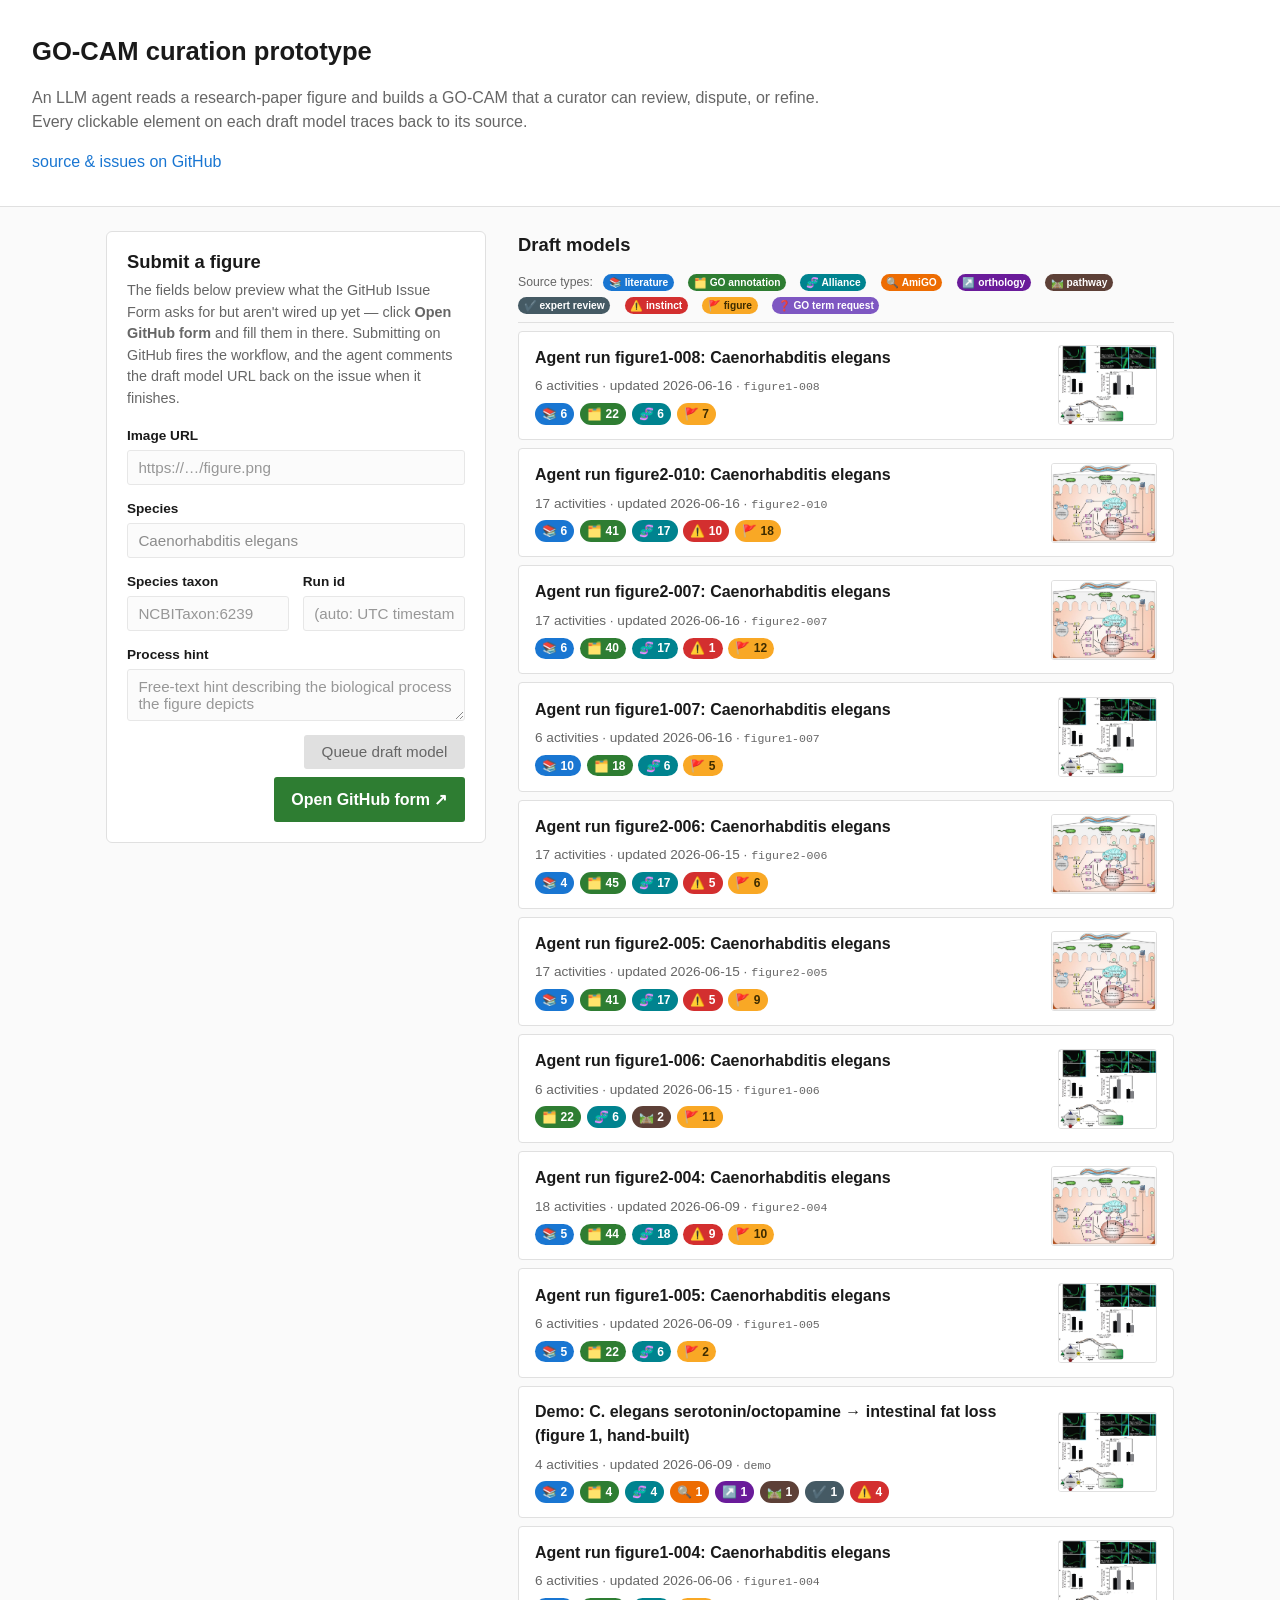
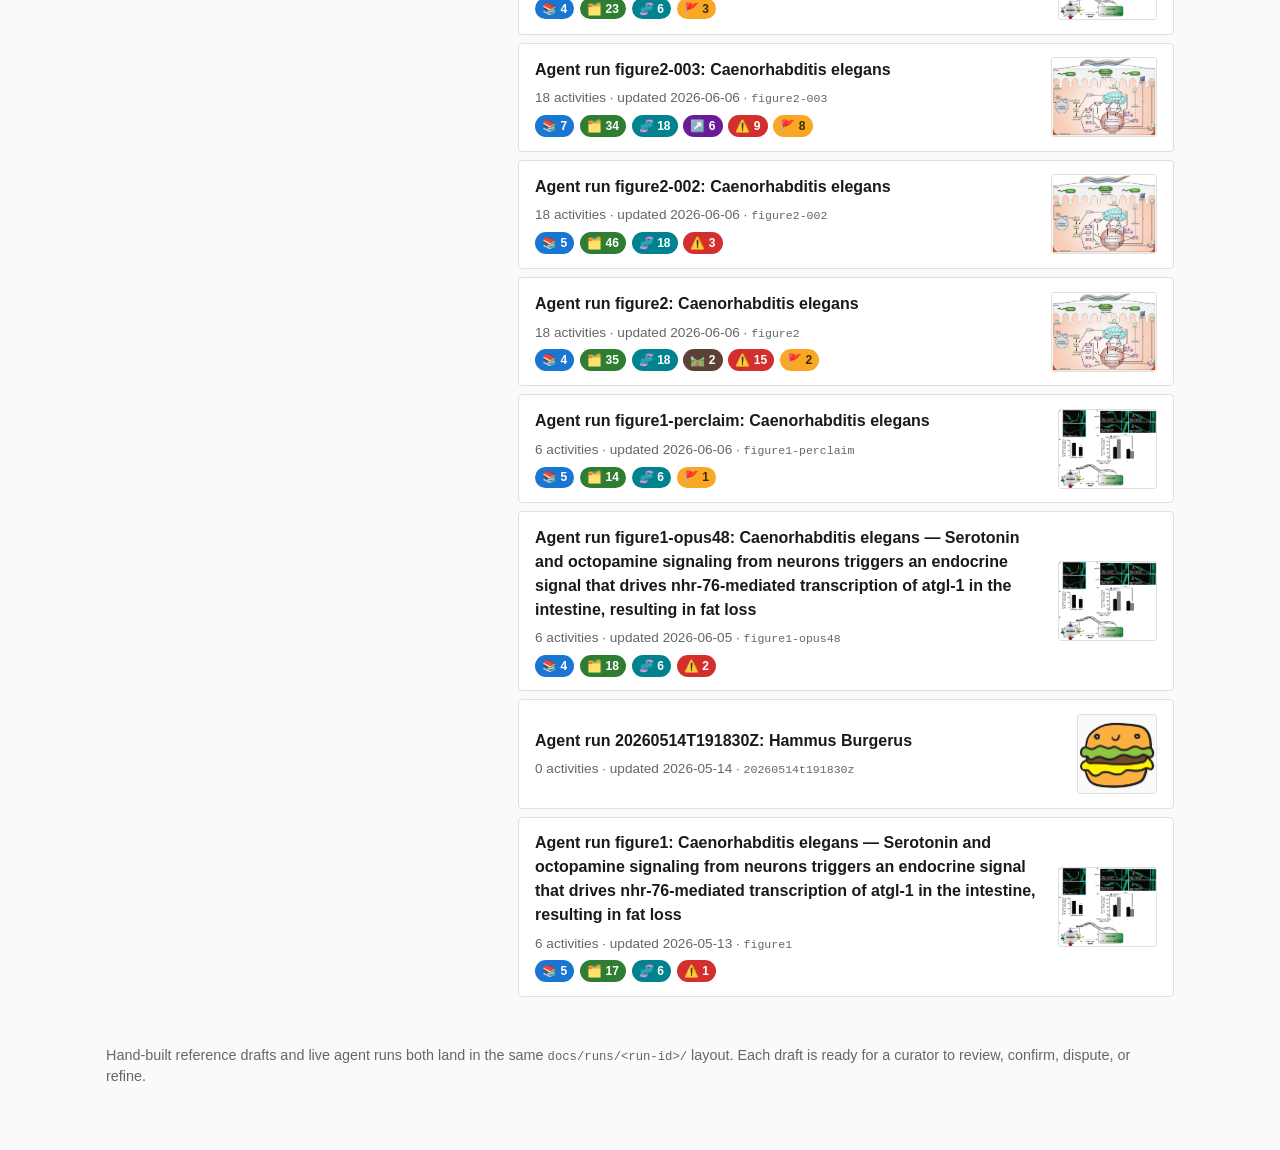
<file: docs/index.html>
<!DOCTYPE html>
<html lang="en">
<head>
  <meta charset="utf-8">
  <meta name="viewport" content="width=device-width, initial-scale=1">
  <title>GO-CAM curation prototype — draft models</title>
  <link rel="stylesheet" href="assets/styles.css?v=4bf87ce2">
</head>
<body class="landing-body">
  <header class="site-header">
    <h1>GO-CAM curation prototype</h1>
    <p class="tagline">An LLM agent reads a research-paper figure and builds a GO-CAM that a curator
       can review, dispute, or refine. Every clickable element on each draft model traces back to its
       source.</p>
    <p><a href="https://github.com/geneontology/go-prototype-0000001">source &amp; issues on GitHub</a></p>
  </header>

  <main class="landing-main">

    <div class="landing-top">

      <section class="submit-card">
        <h2>Submit a figure</h2>
        <p class="card-intro">The fields below preview what the GitHub Issue Form asks for but
           aren't wired up yet — click <strong>Open GitHub form</strong> and fill them in there.
           Submitting on GitHub fires the workflow, and the agent comments the draft model URL
           back on the issue when it finishes.</p>
        <form id="submit-form" class="submit-form" aria-disabled="true">
          <label>
            <span class="field-label">Image URL</span>
            <input type="url" name="image_url" placeholder="https://…/figure.png" disabled>
          </label>
          <label>
            <span class="field-label">Species</span>
            <input type="text" name="species" value="Caenorhabditis elegans" disabled>
          </label>
          <div class="form-row">
            <label class="grow">
              <span class="field-label">Species taxon</span>
              <input type="text" name="species_taxon" placeholder="NCBITaxon:6239" disabled>
            </label>
            <label class="grow">
              <span class="field-label">Run id</span>
              <input type="text" name="run_id" placeholder="(auto: UTC timestamp)" disabled>
            </label>
          </div>
          <label>
            <span class="field-label">Process hint</span>
            <textarea name="process_hint" rows="2"
                      placeholder="Free-text hint describing the biological process the figure depicts"
                      disabled></textarea>
          </label>
          <div class="form-actions">
            <button type="button" class="primary" disabled aria-disabled="true"
                    title="Not wired up — use Open GitHub form">Queue draft model</button>
            <a class="primary-link"
               href="https://github.com/geneontology/go-prototype-0000001/issues/new?template=run-agent.yml"
               target="_blank" rel="noopener noreferrer">Open GitHub form ↗</a>
          </div>
        </form>
      </section>

      <section class="runs-list">
        <header class="runs-list-header">
          <h2>Draft models</h2>
          <p class="legend" aria-label="Source-type key">
            <span class="legend-label">Source types:</span>
            <span class="badge literature">📚 literature</span>
            <span class="badge go_annotation">🗂️ GO annotation</span>
            <span class="badge alliance">🧬 Alliance</span>
            <span class="badge amigo">🔍 AmiGO</span>
            <span class="badge orthology">↗️ orthology</span>
            <span class="badge pathway_resource">🛤️ pathway</span>
            <span class="badge expert_review">✔️ expert review</span>
            <span class="badge instinct">⚠️ instinct</span>
            <span class="badge figure">🚩 figure</span>
            <span class="badge go_term_request">❓ GO term request</span>
          </p>
        </header>
        <ul>
        <li class="draft-model">
          <div class="draft-body">
          <a class="draft-title" href="runs/figure1-008/">Agent run figure1-008: Caenorhabditis elegans</a>
          <span class="run-meta">6 activities · updated 2026-06-16 · <code>figure1-008</code></span>
          <ul class="tag-cloud"><li class="tag literature" title="6 literature assertion(s)">📚 6</li><li class="tag go_annotation" title="22 GO annotation assertion(s)">🗂️ 22</li><li class="tag alliance" title="6 Alliance assertion(s)">🧬 6</li><li class="tag figure" title="7 figure assertion(s)">🚩 7</li></ul>
          </div>
          <a class="run-thumb-link" href="runs/figure1-008/" aria-label="Open draft model for figure1-008"><img class="run-thumb" loading="lazy" src="runs/figure1-008/figure.png" alt="Source figure for figure1-008"></a>
        </li>
        <li class="draft-model">
          <div class="draft-body">
          <a class="draft-title" href="runs/figure2-010/">Agent run figure2-010: Caenorhabditis elegans</a>
          <span class="run-meta">17 activities · updated 2026-06-16 · <code>figure2-010</code></span>
          <ul class="tag-cloud"><li class="tag literature" title="6 literature assertion(s)">📚 6</li><li class="tag go_annotation" title="41 GO annotation assertion(s)">🗂️ 41</li><li class="tag alliance" title="17 Alliance assertion(s)">🧬 17</li><li class="tag instinct" title="10 instinct assertion(s)">⚠️ 10</li><li class="tag figure" title="18 figure assertion(s)">🚩 18</li></ul>
          </div>
          <a class="run-thumb-link" href="runs/figure2-010/" aria-label="Open draft model for figure2-010"><img class="run-thumb" loading="lazy" src="runs/figure2-010/figure.png" alt="Source figure for figure2-010"></a>
        </li>
        <li class="draft-model">
          <div class="draft-body">
          <a class="draft-title" href="runs/figure2-007/">Agent run figure2-007: Caenorhabditis elegans</a>
          <span class="run-meta">17 activities · updated 2026-06-16 · <code>figure2-007</code></span>
          <ul class="tag-cloud"><li class="tag literature" title="6 literature assertion(s)">📚 6</li><li class="tag go_annotation" title="40 GO annotation assertion(s)">🗂️ 40</li><li class="tag alliance" title="17 Alliance assertion(s)">🧬 17</li><li class="tag instinct" title="1 instinct assertion(s)">⚠️ 1</li><li class="tag figure" title="12 figure assertion(s)">🚩 12</li></ul>
          </div>
          <a class="run-thumb-link" href="runs/figure2-007/" aria-label="Open draft model for figure2-007"><img class="run-thumb" loading="lazy" src="runs/figure2-007/figure.png" alt="Source figure for figure2-007"></a>
        </li>
        <li class="draft-model">
          <div class="draft-body">
          <a class="draft-title" href="runs/figure1-007/">Agent run figure1-007: Caenorhabditis elegans</a>
          <span class="run-meta">6 activities · updated 2026-06-16 · <code>figure1-007</code></span>
          <ul class="tag-cloud"><li class="tag literature" title="10 literature assertion(s)">📚 10</li><li class="tag go_annotation" title="18 GO annotation assertion(s)">🗂️ 18</li><li class="tag alliance" title="6 Alliance assertion(s)">🧬 6</li><li class="tag figure" title="5 figure assertion(s)">🚩 5</li></ul>
          </div>
          <a class="run-thumb-link" href="runs/figure1-007/" aria-label="Open draft model for figure1-007"><img class="run-thumb" loading="lazy" src="runs/figure1-007/figure.png" alt="Source figure for figure1-007"></a>
        </li>
        <li class="draft-model">
          <div class="draft-body">
          <a class="draft-title" href="runs/figure2-006/">Agent run figure2-006: Caenorhabditis elegans</a>
          <span class="run-meta">17 activities · updated 2026-06-15 · <code>figure2-006</code></span>
          <ul class="tag-cloud"><li class="tag literature" title="4 literature assertion(s)">📚 4</li><li class="tag go_annotation" title="45 GO annotation assertion(s)">🗂️ 45</li><li class="tag alliance" title="17 Alliance assertion(s)">🧬 17</li><li class="tag instinct" title="5 instinct assertion(s)">⚠️ 5</li><li class="tag figure" title="6 figure assertion(s)">🚩 6</li></ul>
          </div>
          <a class="run-thumb-link" href="runs/figure2-006/" aria-label="Open draft model for figure2-006"><img class="run-thumb" loading="lazy" src="runs/figure2-006/figure.png" alt="Source figure for figure2-006"></a>
        </li>
        <li class="draft-model">
          <div class="draft-body">
          <a class="draft-title" href="runs/figure2-005/">Agent run figure2-005: Caenorhabditis elegans</a>
          <span class="run-meta">17 activities · updated 2026-06-15 · <code>figure2-005</code></span>
          <ul class="tag-cloud"><li class="tag literature" title="5 literature assertion(s)">📚 5</li><li class="tag go_annotation" title="41 GO annotation assertion(s)">🗂️ 41</li><li class="tag alliance" title="17 Alliance assertion(s)">🧬 17</li><li class="tag instinct" title="5 instinct assertion(s)">⚠️ 5</li><li class="tag figure" title="9 figure assertion(s)">🚩 9</li></ul>
          </div>
          <a class="run-thumb-link" href="runs/figure2-005/" aria-label="Open draft model for figure2-005"><img class="run-thumb" loading="lazy" src="runs/figure2-005/figure.png" alt="Source figure for figure2-005"></a>
        </li>
        <li class="draft-model">
          <div class="draft-body">
          <a class="draft-title" href="runs/figure1-006/">Agent run figure1-006: Caenorhabditis elegans</a>
          <span class="run-meta">6 activities · updated 2026-06-15 · <code>figure1-006</code></span>
          <ul class="tag-cloud"><li class="tag go_annotation" title="22 GO annotation assertion(s)">🗂️ 22</li><li class="tag alliance" title="6 Alliance assertion(s)">🧬 6</li><li class="tag pathway_resource" title="2 pathway assertion(s)">🛤️ 2</li><li class="tag figure" title="11 figure assertion(s)">🚩 11</li></ul>
          </div>
          <a class="run-thumb-link" href="runs/figure1-006/" aria-label="Open draft model for figure1-006"><img class="run-thumb" loading="lazy" src="runs/figure1-006/figure.png" alt="Source figure for figure1-006"></a>
        </li>
        <li class="draft-model">
          <div class="draft-body">
          <a class="draft-title" href="runs/figure2-004/">Agent run figure2-004: Caenorhabditis elegans</a>
          <span class="run-meta">18 activities · updated 2026-06-09 · <code>figure2-004</code></span>
          <ul class="tag-cloud"><li class="tag literature" title="5 literature assertion(s)">📚 5</li><li class="tag go_annotation" title="44 GO annotation assertion(s)">🗂️ 44</li><li class="tag alliance" title="18 Alliance assertion(s)">🧬 18</li><li class="tag instinct" title="9 instinct assertion(s)">⚠️ 9</li><li class="tag figure" title="10 figure assertion(s)">🚩 10</li></ul>
          </div>
          <a class="run-thumb-link" href="runs/figure2-004/" aria-label="Open draft model for figure2-004"><img class="run-thumb" loading="lazy" src="runs/figure2-004/figure.png" alt="Source figure for figure2-004"></a>
        </li>
        <li class="draft-model">
          <div class="draft-body">
          <a class="draft-title" href="runs/figure1-005/">Agent run figure1-005: Caenorhabditis elegans</a>
          <span class="run-meta">6 activities · updated 2026-06-09 · <code>figure1-005</code></span>
          <ul class="tag-cloud"><li class="tag literature" title="5 literature assertion(s)">📚 5</li><li class="tag go_annotation" title="22 GO annotation assertion(s)">🗂️ 22</li><li class="tag alliance" title="6 Alliance assertion(s)">🧬 6</li><li class="tag figure" title="2 figure assertion(s)">🚩 2</li></ul>
          </div>
          <a class="run-thumb-link" href="runs/figure1-005/" aria-label="Open draft model for figure1-005"><img class="run-thumb" loading="lazy" src="runs/figure1-005/figure.png" alt="Source figure for figure1-005"></a>
        </li>
        <li class="draft-model">
          <div class="draft-body">
          <a class="draft-title" href="runs/demo/">Demo: C. elegans serotonin/octopamine → intestinal fat loss (figure 1, hand-built)</a>
          <span class="run-meta">4 activities · updated 2026-06-09 · <code>demo</code></span>
          <ul class="tag-cloud"><li class="tag literature" title="2 literature assertion(s)">📚 2</li><li class="tag go_annotation" title="4 GO annotation assertion(s)">🗂️ 4</li><li class="tag alliance" title="4 Alliance assertion(s)">🧬 4</li><li class="tag amigo" title="1 AmiGO assertion(s)">🔍 1</li><li class="tag orthology" title="1 orthology assertion(s)">↗️ 1</li><li class="tag pathway_resource" title="1 pathway assertion(s)">🛤️ 1</li><li class="tag expert_review" title="1 expert review assertion(s)">✔️ 1</li><li class="tag instinct" title="4 instinct assertion(s)">⚠️ 4</li></ul>
          </div>
          <a class="run-thumb-link" href="runs/demo/" aria-label="Open draft model for demo"><img class="run-thumb" loading="lazy" src="runs/demo/figure.png" alt="Source figure for demo"></a>
        </li>
        <li class="draft-model">
          <div class="draft-body">
          <a class="draft-title" href="runs/figure1-004/">Agent run figure1-004: Caenorhabditis elegans</a>
          <span class="run-meta">6 activities · updated 2026-06-06 · <code>figure1-004</code></span>
          <ul class="tag-cloud"><li class="tag literature" title="4 literature assertion(s)">📚 4</li><li class="tag go_annotation" title="23 GO annotation assertion(s)">🗂️ 23</li><li class="tag alliance" title="6 Alliance assertion(s)">🧬 6</li><li class="tag figure" title="3 figure assertion(s)">🚩 3</li></ul>
          </div>
          <a class="run-thumb-link" href="runs/figure1-004/" aria-label="Open draft model for figure1-004"><img class="run-thumb" loading="lazy" src="runs/figure1-004/figure.png" alt="Source figure for figure1-004"></a>
        </li>
        <li class="draft-model">
          <div class="draft-body">
          <a class="draft-title" href="runs/figure2-003/">Agent run figure2-003: Caenorhabditis elegans</a>
          <span class="run-meta">18 activities · updated 2026-06-06 · <code>figure2-003</code></span>
          <ul class="tag-cloud"><li class="tag literature" title="7 literature assertion(s)">📚 7</li><li class="tag go_annotation" title="34 GO annotation assertion(s)">🗂️ 34</li><li class="tag alliance" title="18 Alliance assertion(s)">🧬 18</li><li class="tag orthology" title="6 orthology assertion(s)">↗️ 6</li><li class="tag instinct" title="9 instinct assertion(s)">⚠️ 9</li><li class="tag figure" title="8 figure assertion(s)">🚩 8</li></ul>
          </div>
          <a class="run-thumb-link" href="runs/figure2-003/" aria-label="Open draft model for figure2-003"><img class="run-thumb" loading="lazy" src="runs/figure2-003/figure.png" alt="Source figure for figure2-003"></a>
        </li>
        <li class="draft-model">
          <div class="draft-body">
          <a class="draft-title" href="runs/figure2-002/">Agent run figure2-002: Caenorhabditis elegans</a>
          <span class="run-meta">18 activities · updated 2026-06-06 · <code>figure2-002</code></span>
          <ul class="tag-cloud"><li class="tag literature" title="5 literature assertion(s)">📚 5</li><li class="tag go_annotation" title="46 GO annotation assertion(s)">🗂️ 46</li><li class="tag alliance" title="18 Alliance assertion(s)">🧬 18</li><li class="tag instinct" title="3 instinct assertion(s)">⚠️ 3</li></ul>
          </div>
          <a class="run-thumb-link" href="runs/figure2-002/" aria-label="Open draft model for figure2-002"><img class="run-thumb" loading="lazy" src="runs/figure2-002/figure.png" alt="Source figure for figure2-002"></a>
        </li>
        <li class="draft-model">
          <div class="draft-body">
          <a class="draft-title" href="runs/figure2/">Agent run figure2: Caenorhabditis elegans</a>
          <span class="run-meta">18 activities · updated 2026-06-06 · <code>figure2</code></span>
          <ul class="tag-cloud"><li class="tag literature" title="4 literature assertion(s)">📚 4</li><li class="tag go_annotation" title="35 GO annotation assertion(s)">🗂️ 35</li><li class="tag alliance" title="18 Alliance assertion(s)">🧬 18</li><li class="tag pathway_resource" title="2 pathway assertion(s)">🛤️ 2</li><li class="tag instinct" title="15 instinct assertion(s)">⚠️ 15</li><li class="tag figure" title="2 figure assertion(s)">🚩 2</li></ul>
          </div>
          <a class="run-thumb-link" href="runs/figure2/" aria-label="Open draft model for figure2"><img class="run-thumb" loading="lazy" src="runs/figure2/figure.png" alt="Source figure for figure2"></a>
        </li>
        <li class="draft-model">
          <div class="draft-body">
          <a class="draft-title" href="runs/figure1-perclaim/">Agent run figure1-perclaim: Caenorhabditis elegans</a>
          <span class="run-meta">6 activities · updated 2026-06-06 · <code>figure1-perclaim</code></span>
          <ul class="tag-cloud"><li class="tag literature" title="5 literature assertion(s)">📚 5</li><li class="tag go_annotation" title="14 GO annotation assertion(s)">🗂️ 14</li><li class="tag alliance" title="6 Alliance assertion(s)">🧬 6</li><li class="tag figure" title="1 figure assertion(s)">🚩 1</li></ul>
          </div>
          <a class="run-thumb-link" href="runs/figure1-perclaim/" aria-label="Open draft model for figure1-perclaim"><img class="run-thumb" loading="lazy" src="runs/figure1-perclaim/figure.png" alt="Source figure for figure1-perclaim"></a>
        </li>
        <li class="draft-model">
          <div class="draft-body">
          <a class="draft-title" href="runs/figure1-opus48/">Agent run figure1-opus48: Caenorhabditis elegans — Serotonin and octopamine signaling from neurons triggers an endocrine signal that drives nhr-76-mediated transcription of atgl-1 in the intestine, resulting in fat loss</a>
          <span class="run-meta">6 activities · updated 2026-06-05 · <code>figure1-opus48</code></span>
          <ul class="tag-cloud"><li class="tag literature" title="4 literature assertion(s)">📚 4</li><li class="tag go_annotation" title="18 GO annotation assertion(s)">🗂️ 18</li><li class="tag alliance" title="6 Alliance assertion(s)">🧬 6</li><li class="tag instinct" title="2 instinct assertion(s)">⚠️ 2</li></ul>
          </div>
          <a class="run-thumb-link" href="runs/figure1-opus48/" aria-label="Open draft model for figure1-opus48"><img class="run-thumb" loading="lazy" src="runs/figure1-opus48/figure.png" alt="Source figure for figure1-opus48"></a>
        </li>
        <li class="draft-model">
          <div class="draft-body">
          <a class="draft-title" href="runs/20260514t191830z/">Agent run 20260514T191830Z: Hammus Burgerus</a>
          <span class="run-meta">0 activities · updated 2026-05-14 · <code>20260514t191830z</code></span>
          
          </div>
          <a class="run-thumb-link" href="runs/20260514t191830z/" aria-label="Open draft model for 20260514t191830z"><img class="run-thumb" loading="lazy" src="runs/20260514t191830z/figure.png" alt="Source figure for 20260514t191830z"></a>
        </li>
        <li class="draft-model">
          <div class="draft-body">
          <a class="draft-title" href="runs/figure1/">Agent run figure1: Caenorhabditis elegans — Serotonin and octopamine signaling from neurons triggers an endocrine signal that drives nhr-76-mediated transcription of atgl-1 in the intestine, resulting in fat loss</a>
          <span class="run-meta">6 activities · updated 2026-05-13 · <code>figure1</code></span>
          <ul class="tag-cloud"><li class="tag literature" title="5 literature assertion(s)">📚 5</li><li class="tag go_annotation" title="17 GO annotation assertion(s)">🗂️ 17</li><li class="tag alliance" title="6 Alliance assertion(s)">🧬 6</li><li class="tag instinct" title="1 instinct assertion(s)">⚠️ 1</li></ul>
          </div>
          <a class="run-thumb-link" href="runs/figure1/" aria-label="Open draft model for figure1"><img class="run-thumb" loading="lazy" src="runs/figure1/figure.png" alt="Source figure for figure1"></a>
        </li>
        </ul>
      </section>

    </div>

    <p class="footer-note">Hand-built reference drafts and live agent runs both land in the same
      <code>docs/runs/&lt;run-id&gt;/</code> layout. Each draft is ready for a curator to review,
      confirm, dispute, or refine.</p>

  </main>
  <script src="assets/landing.js?v=e36dad1a"></script>
</body>
</html>
</file>
<file: docs/assets/styles.css>
:root {
  --c-lit:       #1976d2;
  --c-goann:     #2e7d32;
  --c-alliance:  #00838f;
  --c-amigo:     #ed6c02;
  --c-ortho:     #6a1b9a;
  --c-pathway:   #5d4037;
  --c-expert:    #455a64;
  --c-inst:      #d32f2f;
  --c-figure:    #f9a825;   /* amber caution — weakest tier, a raw figure read */
  --c-fg:        #1a1a1a;
  --c-bg:        #fafafa;
  --c-card:      #ffffff;
  --c-muted:     #666;
  --c-border:    #e0e0e0;
}

* { box-sizing: border-box; }

html, body {
  margin: 0;
  padding: 0;
  font-family: -apple-system, BlinkMacSystemFont, "Segoe UI", Roboto, sans-serif;
  color: var(--c-fg);
  background: var(--c-bg);
  line-height: 1.5;
}

a { color: var(--c-lit); text-decoration: none; }
a:hover { text-decoration: underline; }

code, .assertion-id {
  font-family: "SF Mono", Consolas, monospace;
  font-size: 0.85em;
}

/* ------------------------------------------------------------- landing */

.site-header {
  padding: 2rem 2rem 1rem;
  border-bottom: 1px solid var(--c-border);
  background: white;
}
.site-header h1 { margin: 0 0 0.5rem; font-size: 1.6rem; }
.tagline { color: var(--c-muted); max-width: 50em; }

.landing-main {
  padding: 1.5rem 1rem 3rem;
  max-width: 1100px;
  margin: 0 auto;
  display: grid;
  gap: 1.5rem;
}
.landing-top {
  display: grid;
  gap: 2rem;
  grid-template-columns: minmax(0, 380px) minmax(0, 1fr);
  align-items: start;
}
@media (max-width: 960px) {
  .landing-top { grid-template-columns: 1fr; }
}

.runs-list h2 { margin: 0 0 0.4rem; font-size: 1.15rem; }
.runs-list ul { list-style: none; padding: 0; margin: 0; }
.runs-list-header {
  display: flex;
  flex-wrap: wrap;
  align-items: baseline;
  gap: 0.5rem 1.25rem;
  padding-bottom: 0.5rem;
  margin-bottom: 0.5rem;
  border-bottom: 1px solid var(--c-border);
}
.runs-list-header .legend {
  display: flex;
  flex-wrap: wrap;
  gap: 0.3rem 0.4rem;
  margin: 0;
  align-items: center;
  font-size: 0.85em;
}
.runs-list-header .legend-label {
  color: var(--c-muted);
  font-size: 0.9em;
  margin-right: 0.25rem;
}
.runs-list li.draft-model {
  padding: 0.85rem 1rem;
  background: var(--c-card);
  border: 1px solid var(--c-border);
  border-radius: 4px;
  margin-bottom: 0.5rem;
  display: grid;
  grid-template-columns: minmax(0, 1fr) auto;
  gap: 0.4rem 0.75rem;
  align-items: center;
}
.runs-list li.draft-model .draft-body {
  display: grid;
  gap: 0.4rem;
  min-width: 0;
}
.runs-list .run-thumb-link {
  display: block;
  line-height: 0;
}
.runs-list .run-thumb {
  display: block;
  height: 80px;
  width: auto;
  max-width: 160px;
  object-fit: cover;
  border: 1px solid var(--c-border);
  border-radius: 3px;
  background: var(--c-bg);
}
.draft-title {
  font-weight: 600;
  display: block;
  color: var(--c-fg);
}
.draft-title:hover { color: var(--c-lit); }
.run-meta {
  display: block;
  color: var(--c-muted);
  font-size: 0.85em;
}
.footer-note { color: var(--c-muted); font-size: 0.9em; margin-top: 1rem; }

/* Surfaced by the docs/assets/landing.js poller when GitHub has new
   run directories under docs/runs/ that aren't shown on this page. */
.new-drafts-banner {
  display: flex;
  align-items: center;
  justify-content: space-between;
  gap: 0.75rem;
  padding: 0.6rem 0.9rem;
  background: #fff8e1;
  border: 1px solid var(--c-amigo);
  border-radius: 4px;
  font-size: 0.9em;
}
.new-drafts-banner .count { font-size: 1.05em; }
.new-drafts-banner .reload-btn {
  padding: 0.35rem 0.85rem;
  background: var(--c-amigo);
  color: white;
  border: none;
  border-radius: 3px;
  cursor: pointer;
  font-size: 0.9em;
}
.new-drafts-banner .reload-btn:hover { filter: brightness(1.05); }

/* Per-model tag cloud — one chip per source-type with count. */
.tag-cloud {
  list-style: none;
  padding: 0;
  margin: 0;
  display: flex;
  flex-wrap: wrap;
  gap: 0.35rem;
}
.tag-cloud .tag {
  display: inline-flex;
  align-items: center;
  gap: 0.3rem;
  padding: 0.15em 0.6em;
  border-radius: 1em;
  font-size: 0.75em;
  font-weight: 600;
  color: white;
  background: var(--c-muted);
}
.tag-cloud .tag.literature       { background: var(--c-lit); }
.tag-cloud .tag.go_annotation    { background: var(--c-goann); }
.tag-cloud .tag.alliance         { background: var(--c-alliance); }
.tag-cloud .tag.amigo            { background: var(--c-amigo); }
.tag-cloud .tag.orthology        { background: var(--c-ortho); }
.tag-cloud .tag.pathway_resource { background: var(--c-pathway); }
.tag-cloud .tag.expert_review    { background: var(--c-expert); }
.tag-cloud .tag.figure           { background: var(--c-figure); color: #3d2c00; }
.tag-cloud .tag.instinct         { background: var(--c-inst); }
.tag-cloud .tag.go_term_request  { background: var(--c-req, #7e57c2); }

/* Submit-a-figure card */
.submit-card {
  padding: 1rem 1.25rem 1.25rem;
  background: var(--c-card);
  border: 1px solid var(--c-border);
  border-radius: 6px;
}
.submit-card h2 { margin: 0 0 0.25rem; font-size: 1.15rem; }
.submit-card .card-intro { color: var(--c-muted); font-size: 0.9em; margin: 0 0 1rem; }

.submit-form {
  display: grid;
  gap: 0.85rem;
  min-width: 0;
}
.submit-form label {
  display: grid;
  gap: 0.25rem;
  min-width: 0;
}
.submit-form .field-label {
  font-size: 0.85em;
  font-weight: 600;
  color: var(--c-fg);
}
.submit-form .field-label .required {
  color: var(--c-inst);
  font-weight: 400;
  font-size: 0.85em;
  margin-left: 0.4em;
}
.submit-form .field-label .hint {
  color: var(--c-muted, #6b6b6b);
  font-weight: 400;
  font-size: 0.85em;
  margin-left: 0.4em;
}
.submit-form input,
.submit-form textarea {
  font-family: inherit;
  font-size: 0.95em;
  padding: 0.5rem 0.65rem;
  border: 1px solid var(--c-border);
  border-radius: 3px;
  background: white;
  color: var(--c-fg);
  width: 100%;
  min-width: 0;
}
.submit-form textarea { resize: vertical; }
.submit-form .form-row {
  display: grid;
  grid-template-columns: minmax(0, 1fr) minmax(0, 1fr);
  gap: 0.85rem;
}
.submit-form .form-row > .grow { min-width: 0; }
.submit-form .form-actions {
  display: flex;
  flex-wrap: wrap;
  gap: 0.5rem 0.75rem;
  align-items: center;
  justify-content: flex-end;
}
.submit-form button.primary {
  padding: 0.55rem 1.1rem;
  background: var(--c-lit);
  color: white;
  border: none;
  border-radius: 3px;
  cursor: pointer;
  font-size: 0.95em;
}
.submit-form button.primary:hover { filter: brightness(1.05); }

/* Visibly inoperable state — inputs and the Queue button are placeholders
   until the form gets wired to the GH workflow. */
.submit-form input:disabled,
.submit-form textarea:disabled {
  background: var(--c-bg);
  color: var(--c-muted);
  cursor: not-allowed;
  opacity: 0.75;
}
.submit-form button.primary:disabled {
  background: var(--c-border);
  color: var(--c-muted);
  cursor: not-allowed;
  filter: none;
}
.submit-form button.primary:disabled:hover { filter: none; }
.submit-form .submit-result {
  margin-top: 0.75rem;
  padding: 0.75rem 1rem;
  background: var(--c-bg);
  border: 1px solid var(--c-border);
  border-radius: 4px;
  display: grid;
  gap: 0.75rem;
}
.submit-form .submit-primary {
  display: grid;
  gap: 0.5rem;
}
.submit-form .primary-link {
  display: inline-block;
  padding: 0.65rem 1.1rem;
  background: var(--c-goann);
  color: white !important;
  border-radius: 3px;
  font-weight: 600;
  text-decoration: none;
  width: max-content;
}
.submit-form .primary-link:hover { filter: brightness(1.05); text-decoration: none; }
.submit-form details.submit-secondary {
  border-top: 1px solid var(--c-border);
  padding-top: 0.65rem;
}
.submit-form details.submit-secondary > summary {
  cursor: pointer;
  color: var(--c-muted);
  font-size: 0.9em;
  list-style: revert;
}
.submit-form .submit-cmd {
  padding: 0.6rem 0.75rem;
  background: #1a1a1a;
  color: #ffeb3b;
  border-radius: 3px;
  font-size: 0.85em;
  overflow-x: auto;
  white-space: pre-wrap;
  word-break: break-all;
  margin: 0.5rem 0;
}
.submit-form .submit-cmd-actions {
  display: flex;
  gap: 0.75rem;
  align-items: center;
  margin: 0.5rem 0 0.25rem;
}
.submit-form button.secondary {
  padding: 0.35rem 0.85rem;
  background: var(--c-card);
  color: var(--c-fg);
  border: 1px solid var(--c-border);
  border-radius: 3px;
  cursor: pointer;
  font-size: 0.85em;
}
.submit-form .submit-note,
.submit-form .submit-intro {
  font-size: 0.85em;
  color: var(--c-muted);
  margin: 0.25rem 0;
}

/* ------------------------------------------------------------- viewer page */

.viewer-body { display: flex; flex-direction: column; height: 100vh; overflow: hidden; }

.run-header {
  padding: 0.75rem 1.5rem;
  border-bottom: 1px solid var(--c-border);
  background: white;
  display: grid;
  grid-template-columns: 1fr auto;
  grid-template-areas:
    "title actions"
    "meta  actions";
  column-gap: 1rem;
  row-gap: 0.25rem;
  align-items: center;
}
.run-header h1   { grid-area: title; margin: 0; font-size: 1.2rem; }
.run-header .meta { grid-area: meta;  margin: 0; color: var(--c-muted); font-size: 0.9em; }
.run-header .sep  { margin: 0 0.5rem; color: var(--c-border); }
.run-header #model-actions-header { grid-area: actions; padding: 0; background: transparent; border: none; }

.run-layout {
  flex: 1;
  display: grid;
  grid-template-columns: 1fr 380px;
  min-height: 0;
}
.viewer-pane {
  position: relative;
  overflow: hidden;
  background: white;
  border-right: 1px solid var(--c-border);
}
.viewer-pane go-gocam-viewer {
  display: block;
  width: 100%;
  height: 100%;
}
.viewer-pane .hint {
  position: absolute;
  bottom: 0.5rem;
  left: 0.5rem;
  margin: 0;
  font-size: 0.8em;
  color: var(--c-muted);
  background: rgba(255,255,255,0.85);
  padding: 0.25rem 0.5rem;
  border-radius: 3px;
}

/* Evidence-type emoji chips painted over the cytoscape canvas by
   docs/assets/viewer.js → installSourceChipsOverlay. Icons only, no
   text. pointer-events: none so clicks pass through to the graph. */
.source-chips-overlay {
  position: absolute;
  pointer-events: none;
  z-index: 6;
  overflow: hidden;
}
.source-chips {
  position: absolute;
  display: inline-block;
  padding: 2px 7px;
  background: rgba(255, 255, 255, 0.95);
  border: 1px solid var(--c-border);
  border-radius: 12px;
  font-size: 19px;            /* bigger so the glyphs are actually usable (#52 pt8) */
  line-height: 1.2;
  white-space: nowrap;
  letter-spacing: 2px;
  box-shadow: 0 1px 3px rgba(0, 0, 0, 0.12);
}
.source-chips.node-chip {
  /* Anchored just outside the top-right corner of an activity node. */
}
.source-chips.edge-chip {
  transform: translate(-50%, -50%);
  font-size: 17px;
  padding: 1px 6px;
  letter-spacing: 0;
}
/* Clickable chips link into the right-hand panel; the overlay itself stays
   click-through (pointer-events:none) so only the chips intercept. (#52 pt8) */
.source-chips.clickable {
  pointer-events: auto;
  cursor: pointer;
}
.source-chips.clickable:hover {
  background: #fff;
  border-color: var(--c-lit);
  box-shadow: 0 2px 6px rgba(0, 0, 0, 0.2);
}

/* Source-figure thumbnail (injected by docs/assets/figure-thumb.js when
   a figure.<ext> file exists in the run dir). Click to open the lightbox. */
.viewer-pane .figure-thumb {
  position: absolute;
  bottom: 0.5rem;
  right: 0.5rem;
  display: flex;
  flex-direction: column;
  align-items: stretch;
  gap: 0.25rem;
  padding: 0.3rem;
  background: rgba(255, 255, 255, 0.92);
  border: 1px solid var(--c-border);
  border-radius: 4px;
  cursor: zoom-in;
  box-shadow: 0 1px 4px rgba(0, 0, 0, 0.08);
  font: inherit;
  color: inherit;
}
.viewer-pane .figure-thumb:hover { box-shadow: 0 2px 8px rgba(0, 0, 0, 0.15); }
.viewer-pane .figure-thumb img {
  display: block;
  width: 160px;
  height: auto;
  max-height: 140px;
  object-fit: contain;
  background: white;
}
.viewer-pane .figure-thumb-label {
  font-size: 0.72em;
  color: var(--c-muted);
  text-align: center;
}

.figure-lightbox {
  position: fixed;
  inset: 0;
  z-index: 1100;
  background: rgba(0, 0, 0, 0.85);
  display: flex;
  align-items: center;
  justify-content: center;
  cursor: zoom-out;
  padding: 2rem;
}
.figure-lightbox[hidden] { display: none; }
.figure-lightbox img {
  max-width: 100%;
  max-height: 100%;
  width: auto;
  height: auto;
  cursor: zoom-out;
  box-shadow: 0 8px 32px rgba(0, 0, 0, 0.6);
}
.figure-lightbox-close {
  position: absolute;
  top: 1rem;
  right: 1.25rem;
  background: transparent;
  color: white;
  border: none;
  font-size: 2rem;
  line-height: 1;
  cursor: pointer;
}
.figure-lightbox-close:hover { color: var(--c-amigo); }

.prov-panel {
  padding: 1rem;
  overflow-y: auto;
  background: var(--c-bg);
}
.prov-placeholder { color: var(--c-muted); }
.prov-panel h2 {
  font-size: 1rem;
  margin: 0 0 0.5rem;
}
.prov-panel .assertion-id {
  color: var(--c-muted);
  word-break: break-all;
  display: block;
  margin-bottom: 0.75rem;
}

/* source cards */
.source-card {
  background: var(--c-card);
  border: 1px solid var(--c-border);
  border-left-width: 4px;
  border-radius: 3px;
  padding: 0.75rem;
  margin-bottom: 0.75rem;
}
.source-card.literature       { border-left-color: var(--c-lit); }
.source-card.go_annotation    { border-left-color: var(--c-goann); }
.source-card.alliance         { border-left-color: var(--c-alliance); }
.source-card.amigo            { border-left-color: var(--c-amigo); }
.source-card.orthology        { border-left-color: var(--c-ortho); }
.source-card.pathway_resource { border-left-color: var(--c-pathway); }
.source-card.expert_review    { border-left-color: var(--c-expert); }
.source-card.figure          { border-left-color: var(--c-figure); }
.source-card.instinct         { border-left-color: var(--c-inst); }
.source-card.go_term_request  { border-left-color: var(--c-req, #7e57c2); }

.source-card .slot {
  display: inline-block;
  font-family: "SF Mono", monospace;
  font-size: 0.8em;
  color: var(--c-muted);
  margin-right: 0.5rem;
}

.badge {
  display: inline-block;
  padding: 0.1em 0.55em;
  border-radius: 1em;
  font-size: 0.75em;
  font-weight: 600;
  color: white;
  margin-right: 0.5rem;
}
.badge.literature       { background: var(--c-lit); }
.badge.go_annotation    { background: var(--c-goann); }
.badge.alliance         { background: var(--c-alliance); }
.badge.amigo            { background: var(--c-amigo); }
.badge.orthology        { background: var(--c-ortho); }
.badge.pathway_resource { background: var(--c-pathway); }
.badge.expert_review    { background: var(--c-expert); }
.badge.figure          { background: var(--c-figure); color: #3d2c00; }
.badge.instinct         { background: var(--c-inst); }
.badge.go_term_request  { background: var(--c-req, #7e57c2); }

.source-id {
  font-family: "SF Mono", monospace;
  font-size: 0.85em;
}

.source-card .snippet {
  margin: 0.5rem 0 0;
  padding: 0.5rem 0.75rem;
  border-left: 3px solid var(--c-border);
  background: var(--c-bg);
  font-size: 0.9em;
  color: #333;
}
.source-card .justification {
  margin: 0.5rem 0 0;
  padding: 0.5rem 0.75rem;
  background: #fff3e0;
  font-size: 0.9em;
  border-radius: 3px;
}
.source-card .tool,
.source-card .retrieved {
  font-size: 0.75em;
  color: var(--c-muted);
  margin: 0.4rem 0 0;
}
.source-card dl.extra {
  display: grid;
  grid-template-columns: max-content 1fr;
  gap: 0.15rem 0.5rem;
  margin: 0.4rem 0 0;
  font-size: 0.8em;
}
.source-card dl.extra dt {
  color: var(--c-muted);
  font-weight: 600;
}
.source-card dl.extra dd {
  margin: 0;
  word-break: break-all;
}

/* Edge facts — make the relationship itself the headline before the source card. */
.edge-facts {
  display: grid;
  grid-template-columns: max-content 1fr;
  gap: 0.4rem 0.75rem;
  margin: 0.25rem 0 0.75rem;
  padding: 0.6rem 0.75rem;
  background: var(--c-card);
  border: 1px solid var(--c-border);
  border-left: 4px solid var(--c-ortho);
  border-radius: 3px;
}
.edge-fact-label {
  font-size: 0.75em;
  text-transform: uppercase;
  letter-spacing: 0.05em;
  color: var(--c-muted);
  align-self: center;
}
.edge-fact-value {
  font-family: "SF Mono", Consolas, monospace;
  font-size: 0.9em;
  word-break: break-all;
}
.edge-fact-value.predicate {
  font-family: inherit;
  display: flex;
  flex-direction: column;
  gap: 0.15rem;
  word-break: normal;
}
.edge-fact-value.predicate .predicate-name {
  font-weight: 600;
}
.edge-fact-value.predicate .curie {
  font-family: "SF Mono", monospace;
  font-size: 0.75em;
  font-weight: 400;
  color: var(--c-muted);
}
.prov-note {
  margin: 0.5rem 0;
  padding: 0.5rem 0.75rem;
  background: #fff8e1;
  border-left: 3px solid var(--c-amigo);
  border-radius: 3px;
  font-size: 0.9em;
}

#error {
  position: fixed;
  top: 1rem;
  right: 1rem;
  max-width: 420px;
  padding: 0.75rem 1rem;
  background: #ffebee;
  color: var(--c-inst);
  border: 1px solid var(--c-inst);
  border-radius: 4px;
  font-size: 0.9em;
}
#error:empty { display: none; }

/* ---- curator actions (prototype, localStorage-only) ----------------- */

.model-actions-header {
  display: flex;
  align-items: center;
  gap: 0.75rem;
}
.model-actions-header .pending-count {
  font-size: 0.8em;
  color: var(--c-muted);
}
.curator-btn {
  font-size: 0.85em;
  padding: 0.35rem 0.7rem;
  background: var(--c-card);
  color: var(--c-fg);
  border: 1px solid var(--c-border);
  border-radius: 3px;
  cursor: pointer;
}
.curator-btn:hover { background: var(--c-bg); }
.curator-btn.primary {
  background: var(--c-lit);
  color: white;
  border-color: var(--c-lit);
}
.curator-btn.primary:hover { filter: brightness(1.05); background: var(--c-lit); }
.curator-btn.micro {
  font-size: 0.78em;
  padding: 0.2rem 0.55rem;
}

.curator-actions {
  display: flex;
  flex-wrap: wrap;
  gap: 0.35rem;
  margin: 0.5rem 0 0;
  padding-top: 0.5rem;
  border-top: 1px dashed var(--c-border);
}

/* One statement = its source card(s) + their curator-action buttons, enclosed
   in ONE box so the buttons unambiguously belong to THIS statement (not the
   next item below). The box is the group; each source card collapses to a
   colored left-stripe + content inside it. */
.assertion-group {
  border: 1px solid var(--c-border);
  border-radius: 4px;
  background: var(--c-card);
  padding: 0.6rem 0.75rem;
  margin-bottom: 1rem;
}
.assertion-group:last-child { margin-bottom: 0; }
.assertion-group .source-card {
  border-top: none;
  border-right: none;
  border-bottom: none;       /* keep only the colored left accent (border-left) */
  border-radius: 0;
  background: transparent;
  padding: 0 0 0 0.6rem;
  margin-bottom: 0.4rem;
}
.assertion-group .curator-actions { margin-bottom: 0; }

.prior-actions {
  flex-basis: 100%;
  display: flex;
  flex-wrap: wrap;
  gap: 0.3rem;
  margin-top: 0.25rem;
}
.prior-action {
  font-size: 0.7em;
  padding: 0.1em 0.55em;
  border-radius: 1em;
  background: var(--c-bg);
  color: var(--c-muted);
  border: 1px solid var(--c-border);
}
.prior-action.dispute { background: #ffebee; color: var(--c-inst); border-color: var(--c-inst); }
.prior-action.confirm { background: #e8f5e9; color: var(--c-goann); border-color: var(--c-goann); }
.prior-action.comment { background: #fff8e1; color: #6d4c00; }
.prior-action.add-evidence,
.prior-action.edit-relation { background: #ede7f6; color: var(--c-ortho); }

/* ---- toast + modal ----------------- */

.toast-host {
  position: fixed;
  bottom: 1rem;
  right: 1rem;
  display: flex;
  flex-direction: column;
  gap: 0.4rem;
  z-index: 1000;
  pointer-events: none;
}
.toast {
  padding: 0.55rem 0.9rem;
  background: rgba(26, 26, 26, 0.95);
  color: white;
  border-radius: 4px;
  font-size: 0.85em;
  box-shadow: 0 4px 12px rgba(0, 0, 0, 0.18);
  transition: opacity 0.4s ease, transform 0.4s ease;
}
.toast.fade-out { opacity: 0; transform: translateY(6px); }
.toast.toast-with-action {
  display: flex;
  align-items: center;
  gap: 0.6rem;
  pointer-events: auto;
}
.toast .toast-action {
  background: transparent;
  border: 1px solid rgba(255, 255, 255, 0.5);
  color: white;
  padding: 0.2rem 0.55rem;
  border-radius: 3px;
  font-size: 0.85em;
  cursor: pointer;
}
.toast .toast-action:hover { background: rgba(255, 255, 255, 0.12); }

.modal-actions-preview {
  background: var(--c-bg-alt, #f6f8fa);
  border: 1px solid var(--c-border);
  border-radius: 4px;
  padding: 0.6rem 0.75rem;
  font-size: 0.78em;
  max-height: 220px;
  overflow: auto;
  white-space: pre-wrap;
  word-break: break-word;
}
.modal a.curator-btn.primary {
  text-decoration: none;
  display: inline-flex;
  align-items: center;
}

.modal-backdrop {
  position: fixed;
  inset: 0;
  background: rgba(0, 0, 0, 0.35);
  display: flex;
  align-items: center;
  justify-content: center;
  z-index: 1050;
}
.modal {
  background: white;
  border-radius: 6px;
  padding: 1.25rem 1.5rem;
  width: min(540px, 92vw);
  max-height: 80vh;
  overflow-y: auto;
  box-shadow: 0 8px 32px rgba(0, 0, 0, 0.25);
}
.modal-input,
.modal select.modal-input {
  width: 100%;
  box-sizing: border-box;
  margin: 0.5rem 0 0.75rem;
  padding: 0.5rem;
  font: inherit;
  border: 1px solid var(--c-border);
  border-radius: 4px;
  resize: vertical;
}

/* Structured evidence on a source card (#52 pts 1,2): GAF code + linked ref. */
.source-card .evidence-line {
  margin: 0.3rem 0;
  font-size: 0.85em;
}
.source-card .evidence-line .ref a { color: var(--c-lit); }
.source-card .supporting-text {
  margin: 0.3rem 0;
  padding-left: 0.6rem;
  border-left: 2px solid var(--c-border);
  font-style: italic;
  color: var(--c-muted);
  font-size: 0.85em;
}
/* Briefly highlight a source card a chip scrolled to (#52 pt8). */
.source-card.flash { animation: card-flash 1.4s ease-out 1; }
@keyframes card-flash {
  0%   { background: #fff6cc; }
  100% { background: transparent; }
}
.modal h3 { margin-top: 0; }
.modal-actions {
  display: flex;
  justify-content: flex-end;
  gap: 0.5rem;
  margin-top: 1rem;
}
.modal-details {
  list-style: none;
  padding: 0.5rem 0;
  margin: 0.5rem 0 0;
  border-top: 1px solid var(--c-border);
  font-size: 0.85em;
}
.modal-details li {
  padding: 0.4rem 0;
  border-bottom: 1px solid var(--c-border);
}
.modal-details blockquote {
  margin: 0.25rem 0 0 1rem;
  padding: 0.3rem 0.6rem;
  border-left: 3px solid var(--c-border);
  color: var(--c-muted);
  font-size: 0.95em;
}
</file>
